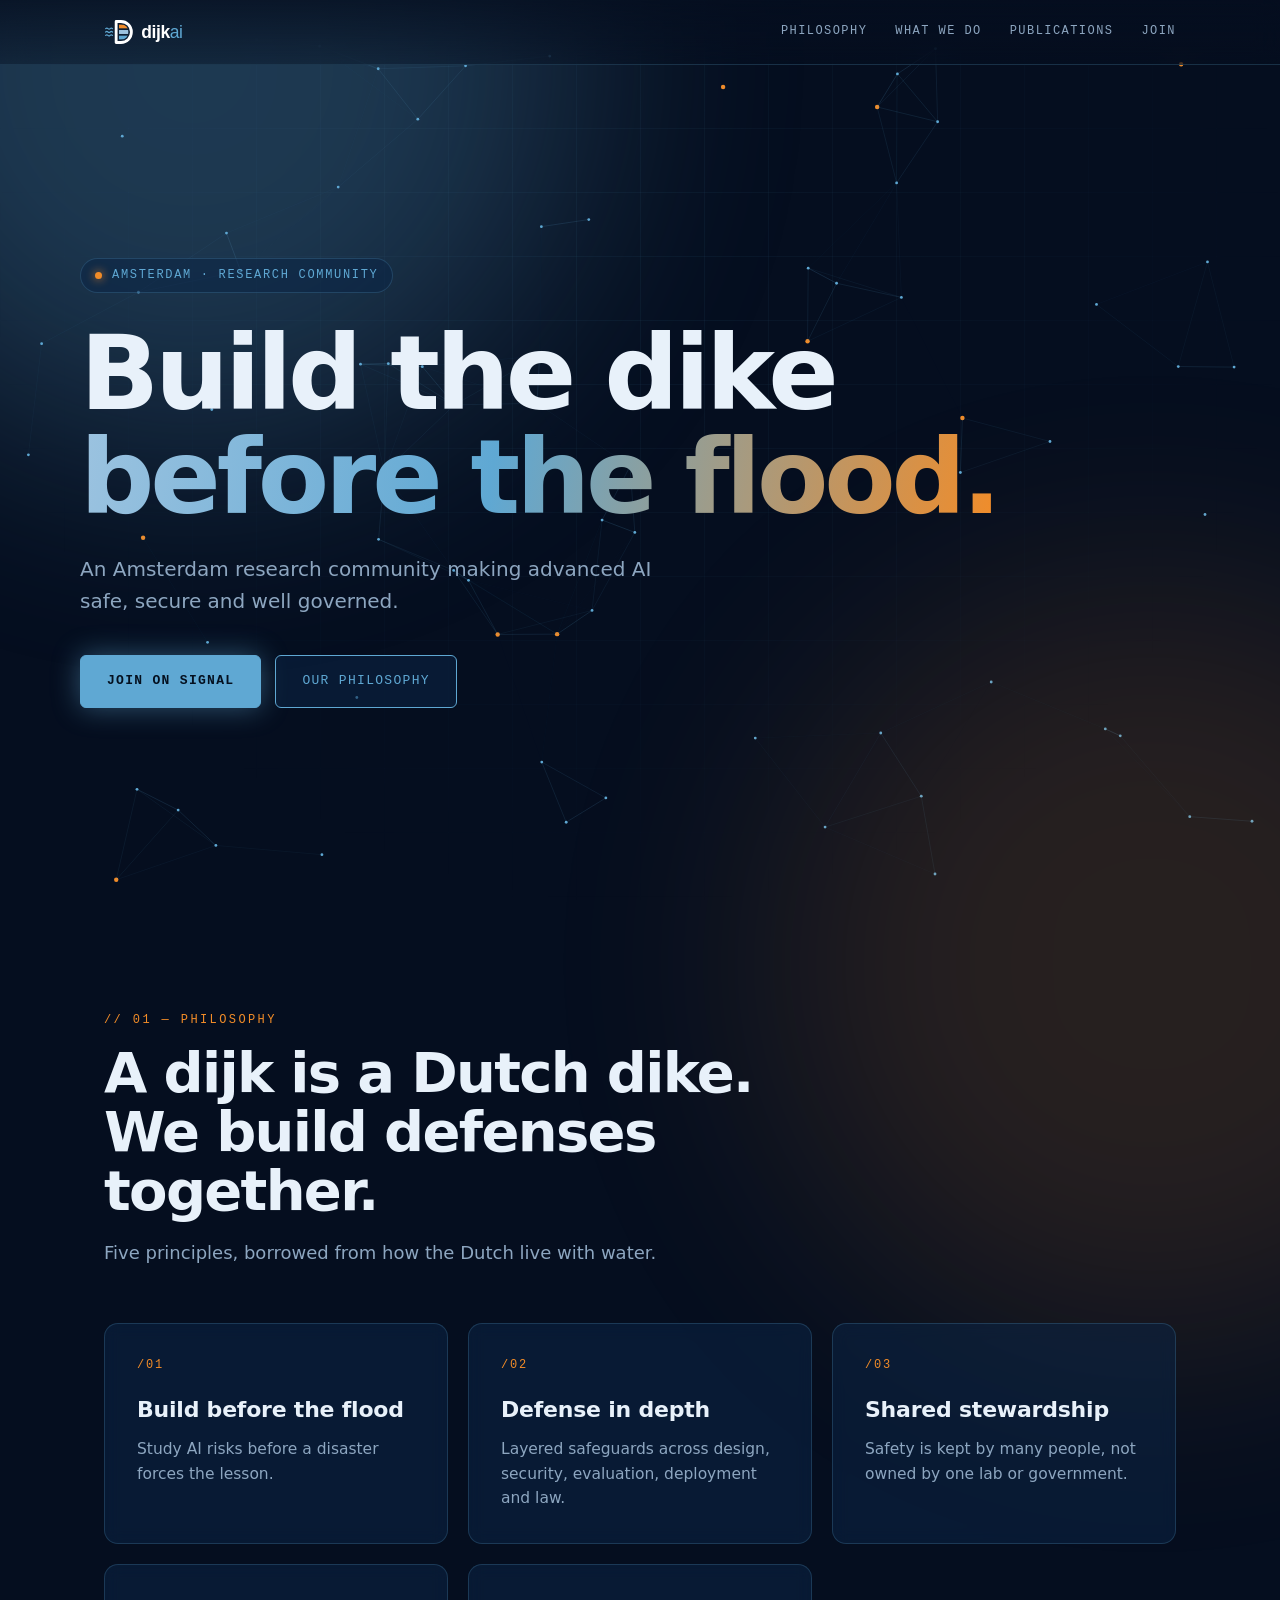
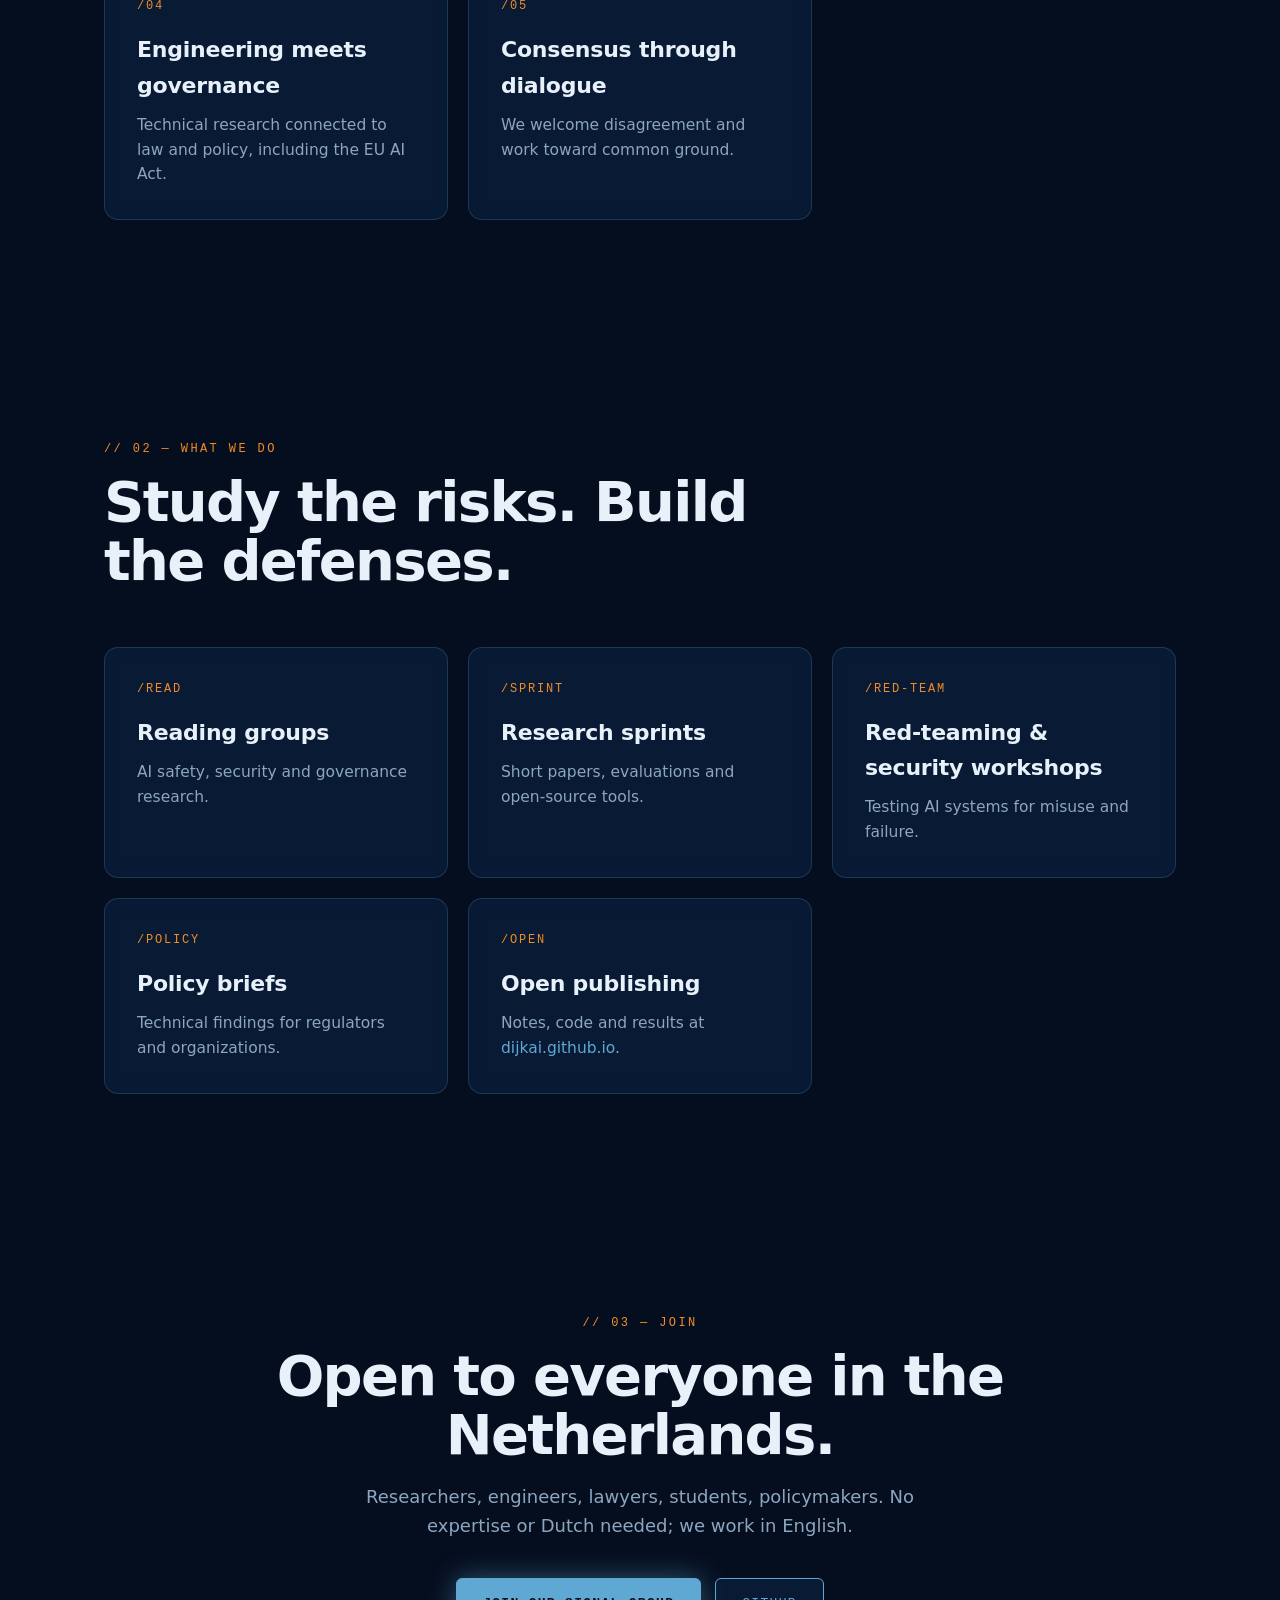
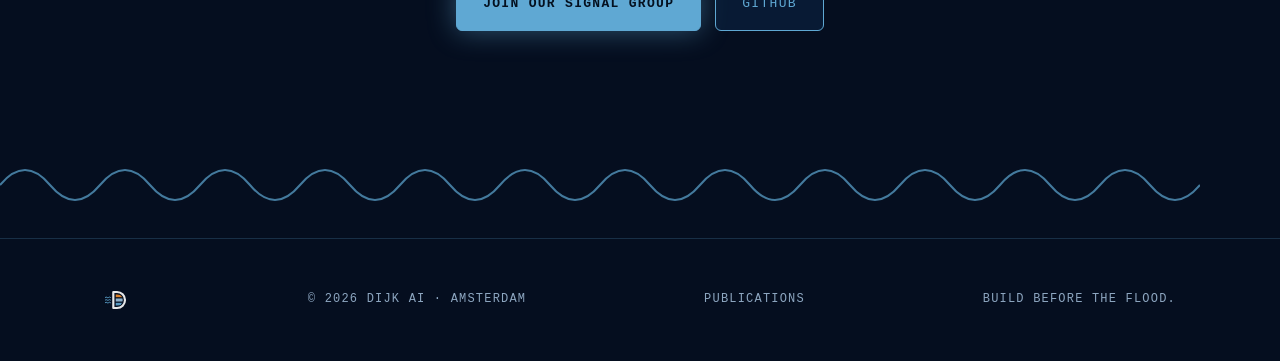
<file: index.html>
<!doctype html>
<html lang="en">
<head>
<meta charset="utf-8">
<meta name="viewport" content="width=device-width, initial-scale=1">
<title>dijkai — AI safety community, Amsterdam</title>
<meta name="description" content="Dijk AI is an Amsterdam-based research community making advanced AI safe, secure and well governed.">
<meta name="theme-color" content="#050E1F">
<link rel="icon" href="assets/favicon.ico">
<link rel="stylesheet" href="assets/style.css">
</head>
<body>
<canvas id="net" aria-hidden="true"></canvas>
<div class="grid"></div><div class="glow a"></div><div class="glow b"></div>

<header>
  <div class="wrap"><nav>
    <a href="#top" aria-label="dijkai home"><img src="assets/dijkai-logo-d-dark.svg" alt="dijkai"></a>
    <ul><li><a href="#philosophy">Philosophy</a></li><li><a href="#do">What we do</a></li><li><a href="publications.html">Publications</a></li><li><a href="#join">Join</a></li></ul>
  </nav></div>
</header>

<main id="top">
  <div class="wrap hero">
    <div>
      <span class="tag"><i class="dot"></i> Amsterdam · Research community</span>
      <h1>Build the dike<br><span class="g">before the flood.</span></h1>
      <p class="lead">An Amsterdam research community making advanced AI safe, secure and well governed.</p>
      <div class="cta">
        <a class="btn p" href="https://signal.group/#CjQKIAaecCToTzwMfxDDh-TfAbTLFdaPkOCjRC9LMuZn4zvzEhC6xU5ui7pOBZY4VML5RjUW">Join on Signal</a>
        <a class="btn s" href="#philosophy">Our philosophy</a>
      </div>
    </div>
  </div>

  <section id="philosophy"><div class="wrap">
    <div class="rv"><div class="eyebrow">// 01 — Philosophy</div>
    <h2>A dijk is a Dutch dike. We build defenses together.</h2>
    <p class="sub">Five principles, borrowed from how the Dutch live with water.</p></div>
    <div class="cards">
      <article class="card rv"><div class="n">/01</div><h3>Build before the flood</h3><p>Study AI risks before a disaster forces the lesson.</p></article>
      <article class="card rv"><div class="n">/02</div><h3>Defense in depth</h3><p>Layered safeguards across design, security, evaluation, deployment and law.</p></article>
      <article class="card rv"><div class="n">/03</div><h3>Shared stewardship</h3><p>Safety is kept by many people, not owned by one lab or government.</p></article>
      <article class="card rv"><div class="n">/04</div><h3>Engineering meets governance</h3><p>Technical research connected to law and policy, including the EU AI Act.</p></article>
      <article class="card rv"><div class="n">/05</div><h3>Consensus through dialogue</h3><p>We welcome disagreement and work toward common ground.</p></article>
    </div>
  </div></section>

  <section id="do"><div class="wrap">
    <div class="rv"><div class="eyebrow">// 02 — What we do</div>
    <h2>Study the risks. Build the defenses.</h2></div>
    <div class="cards">
      <article class="card rv"><div class="n">/READ</div><h3>Reading groups</h3><p>AI safety, security and governance research.</p></article>
      <article class="card rv"><div class="n">/SPRINT</div><h3>Research sprints</h3><p>Short papers, evaluations and open-source tools.</p></article>
      <article class="card rv"><div class="n">/RED-TEAM</div><h3>Red-teaming &amp; security workshops</h3><p>Testing AI systems for misuse and failure.</p></article>
      <article class="card rv"><div class="n">/POLICY</div><h3>Policy briefs</h3><p>Technical findings for regulators and organizations.</p></article>
      <article class="card rv"><div class="n">/OPEN</div><h3>Open publishing</h3><p>Notes, code and results at <a href="http://dijkai.github.io/" style="color:var(--sea)">dijkai.github.io</a>.</p></article>
    </div>
  </div></section>

  <section id="join"><div class="wrap rv" style="text-align:center">
    <div class="eyebrow">// 03 — Join</div>
    <h2 style="margin-inline:auto">Open to everyone in the Netherlands.</h2>
    <p class="sub" style="margin:0 auto">Researchers, engineers, lawyers, students, policymakers. No expertise or Dutch needed; we work in English.</p>
    <div class="cta" style="justify-content:center"><a class="btn p" href="https://signal.group/#CjQKIAaecCToTzwMfxDDh-TfAbTLFdaPkOCjRC9LMuZn4zvzEhC6xU5ui7pOBZY4VML5RjUW">Join our Signal group</a><a class="btn s" href="https://github.com/dijkai">GitHub</a></div>
  </div></section>
</main>

<svg class="wave" viewBox="0 0 1200 90" preserveAspectRatio="none" aria-hidden="true"><path fill="none" stroke="#5FA8D3" stroke-width="2" d="M0 45 q25 -30 50 0 t50 0 t50 0 t50 0 t50 0 t50 0 t50 0 t50 0 t50 0 t50 0 t50 0 t50 0 t50 0 t50 0 t50 0 t50 0 t50 0 t50 0 t50 0 t50 0 t50 0 t50 0 t50 0 t50 0"/></svg>
<footer><div class="wrap"><img src="assets/dijkai-mark-d-dark.svg" alt="dijkai"><span>© 2026 Dijk AI · Amsterdam</span><a href="publications.html">Publications</a><span>Build before the flood.</span></div></footer>

<script src="assets/site.js"></script>
</body>
</html>
</file>
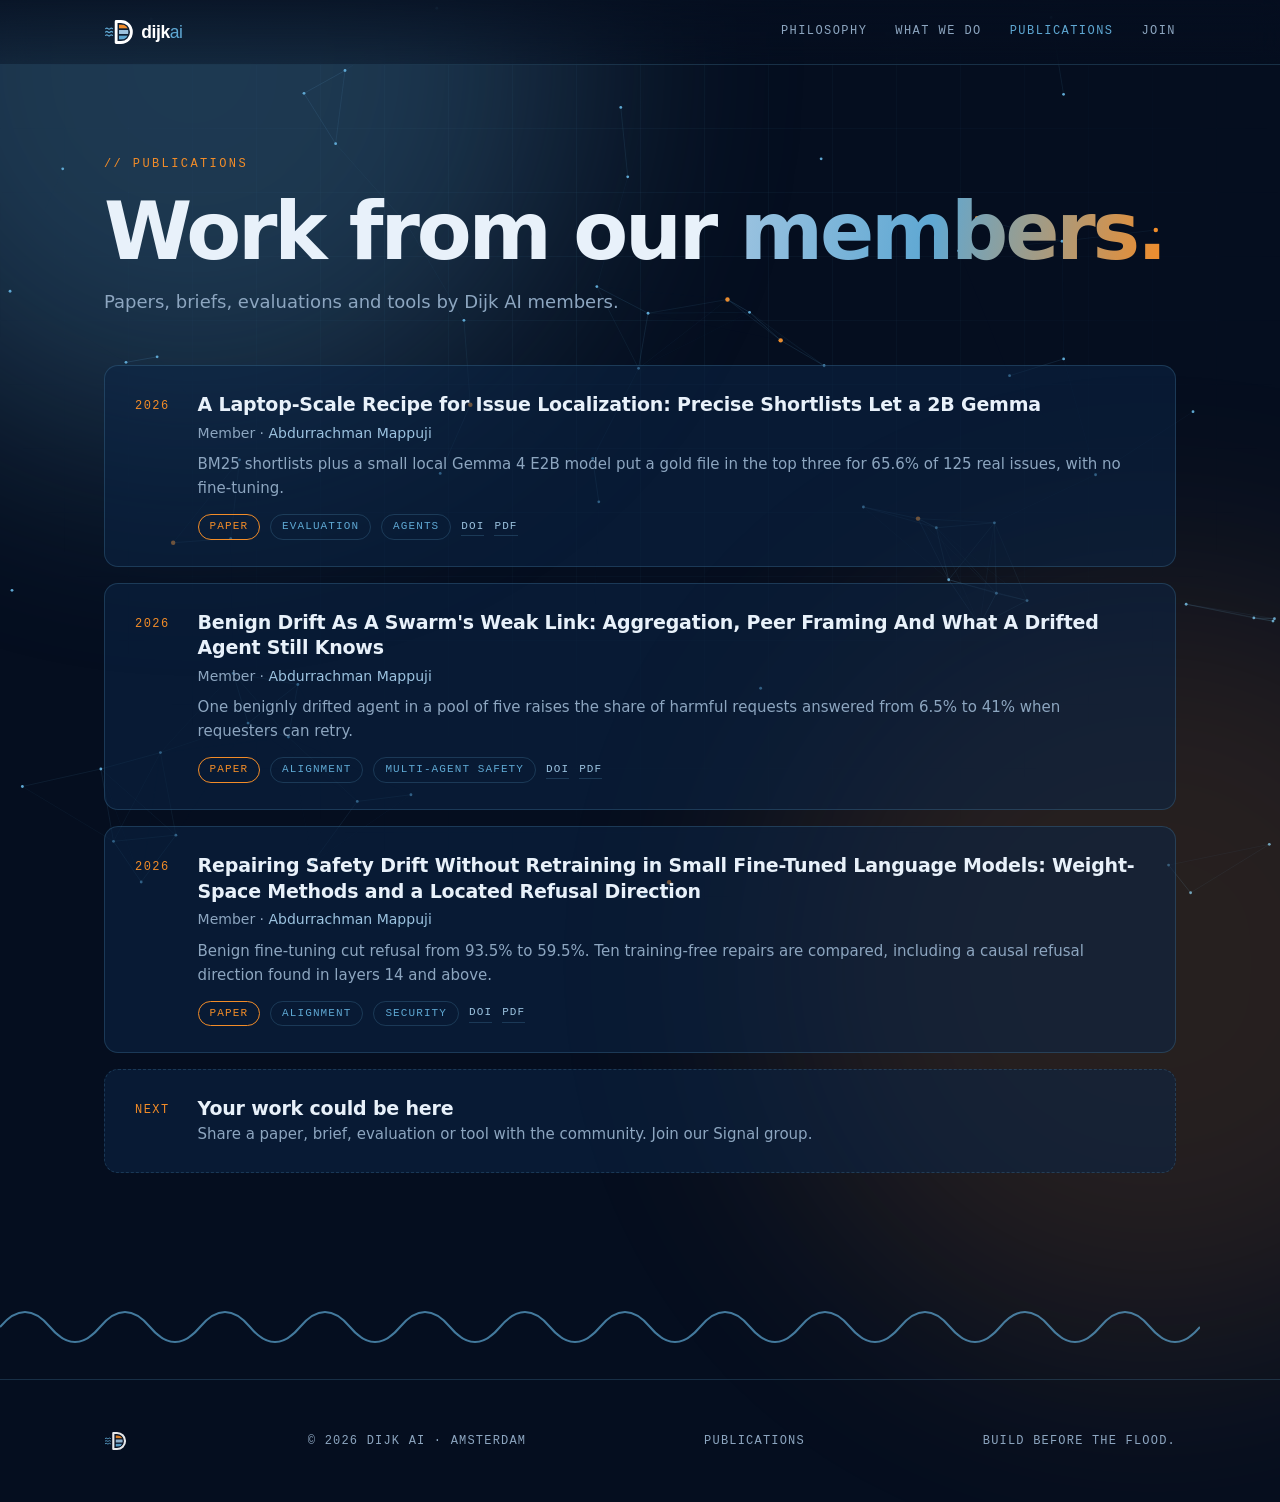
<file: publications.html>
<!doctype html>
<html lang="en">
<head>
<meta charset="utf-8">
<meta name="viewport" content="width=device-width, initial-scale=1">
<title>Publications — dijkai</title>
<meta name="description" content="Dijk AI is an Amsterdam-based research community making advanced AI safe, secure and well governed.">
<meta name="theme-color" content="#050E1F">
<link rel="icon" href="assets/favicon.ico">
<link rel="stylesheet" href="assets/style.css">
</head>
<body>
<canvas id="net" aria-hidden="true"></canvas>
<div class="grid"></div><div class="glow a"></div><div class="glow b"></div>

<header>
  <div class="wrap"><nav>
    <a href="index.html" aria-label="dijkai home"><img src="assets/dijkai-logo-d-dark.svg" alt="dijkai"></a>
    <ul><li><a href="index.html#philosophy">Philosophy</a></li><li><a href="index.html#do">What we do</a></li><li><a href="publications.html" style="color:var(--sea)">Publications</a></li><li><a href="index.html#join">Join</a></li></ul>
  </nav></div>
</header>

<main>
  <section style="padding-top:90px"><div class="wrap">
    <div class="eyebrow">// Publications</div>
    <h1 style="font-size:clamp(40px,7vw,80px);margin:18px 0 16px">Work from our <span class="g">members.</span></h1>
    <p class="sub">Papers, briefs, evaluations and tools by Dijk AI members.</p>
    <div class="pubs" id="pubs-list"></div>
  </div></section>
</main>

<svg class="wave" viewBox="0 0 1200 90" preserveAspectRatio="none" aria-hidden="true"><path fill="none" stroke="#5FA8D3" stroke-width="2" d="M0 45 q25 -30 50 0 t50 0 t50 0 t50 0 t50 0 t50 0 t50 0 t50 0 t50 0 t50 0 t50 0 t50 0 t50 0 t50 0 t50 0 t50 0 t50 0 t50 0 t50 0 t50 0 t50 0 t50 0 t50 0 t50 0"/></svg>
<footer><div class="wrap"><img src="assets/dijkai-mark-d-dark.svg" alt="dijkai"><span>© 2026 Dijk AI · Amsterdam</span><a href="publications.html">Publications</a><span>Build before the flood.</span></div></footer>

<script src="assets/site.js"></script>
<script>
// publications
// To add a publication, append an object to this list.
const PUBS=[
  {
    "title": "A Laptop-Scale Recipe for Issue Localization: Precise Shortlists Let a 2B Gemma",
    "authors": [
      {
        "name": "Abdurrachman Mappuji",
        "url": "https://orcid.org/0000-0002-3704-829X"
      }
    ],
    "date": "2026-11-12",
    "type": "Paper",
    "tags": [
      "Evaluation",
      "Agents"
    ],
    "summary": "BM25 shortlists plus a small local Gemma 4 E2B model put a gold file in the top three for 65.6% of 125 real issues, with no fine-tuning.",
    "doi": "10.5281/zenodo.24174958",
    "pdf": "https://zenodo.org/records/24174958/files/main.pdf"
  },
  {
    "title": "Benign Drift As A Swarm's Weak Link: Aggregation, Peer Framing And What A Drifted Agent Still Knows",
    "authors": [
      {
        "name": "Abdurrachman Mappuji",
        "url": "https://orcid.org/0000-0002-3704-829X"
      }
    ],
    "date": "2026-11-08",
    "type": "Paper",
    "tags": [
      "Alignment",
      "Multi-agent safety"
    ],
    "summary": "One benignly drifted agent in a pool of five raises the share of harmful requests answered from 6.5% to 41% when requesters can retry.",
    "doi": "10.5281/zenodo.24057173",
    "pdf": "https://zenodo.org/records/24057173/files/main_apart.pdf"
  },
  {
    "title": "Repairing Safety Drift Without Retraining in Small Fine-Tuned Language Models: Weight-Space Methods and a Located Refusal Direction",
    "authors": [
      {
        "name": "Abdurrachman Mappuji",
        "url": "https://orcid.org/0000-0002-3704-829X"
      }
    ],
    "date": "2026-11-07",
    "type": "Paper",
    "tags": [
      "Alignment",
      "Security"
    ],
    "summary": "Benign fine-tuning cut refusal from 93.5% to 59.5%. Ten training-free repairs are compared, including a causal refusal direction found in layers 14 and above.",
    "doi": "10.5281/zenodo.24040671",
    "pdf": "https://zenodo.org/records/24040671/files/main.pdf"
  }
];
(list=>{
  const el=document.getElementById('pubs-list'),esc=t=>String(t).replace(/[&<>"]/g,c=>({'&':'&amp;','<':'&lt;','>':'&gt;','"':'&quot;'}[c]));
  el.innerHTML=list.sort((a,b)=>b.date.localeCompare(a.date)).map(p=>{
    const d=p.date.slice(0,4);
    const by=p.authors.map(a=>a.url?`<a href="${esc(a.url)}">${esc(a.name)}</a>`:esc(a.name)).join(', ');
    const links=[p.doi&&`<a href="https://doi.org/${esc(p.doi)}">DOI</a>`,p.pdf&&`<a href="${esc(p.pdf)}">PDF</a>`,p.code&&`<a href="${esc(p.code)}">Code</a>`].filter(Boolean).join('');
    return `<article class="pub rv in"><div class="when">${d}</div><div><h3>${esc(p.title)}</h3><div class="by">Member · ${by}</div><p>${esc(p.summary)}</p>
      <div class="meta"><span class="chip t">${esc(p.type)}</span>${(p.tags||[]).map(t=>`<span class="chip">${esc(t)}</span>`).join('')}${links}</div></div></article>`}).join('')+`<a class="pub rv in" href="https://signal.group/#CjQKIAaecCToTzwMfxDDh-TfAbTLFdaPkOCjRC9LMuZn4zvzEhC6xU5ui7pOBZY4VML5RjUW" style="border-style:dashed"><div class="when">Next</div><div><h3>Your work could be here</h3><p>Share a paper, brief, evaluation or tool with the community. Join our Signal group.</p></div></a>`;
})(PUBS);
</script>
</body>
</html>
</file>
<file: assets/style.css>
:root{
    --bg:#050E1F; --bg2:#0B2545; --ink:#E8F1FA; --mute:#8DA6C0;
    --sea:#5FA8D3; --foam:#9CC3E0; --amber:#F28C28;
    --line:rgba(95,168,211,.22); --glass:rgba(11,37,69,.55);
    --mono:ui-monospace,SFMono-Regular,Menlo,Consolas,monospace;
    --sans:Inter,system-ui,-apple-system,"Segoe UI",Roboto,sans-serif;
  }
  *{box-sizing:border-box;margin:0;padding:0}
  html{scroll-behavior:smooth}
  body{background:var(--bg);color:var(--ink);font-family:var(--sans);line-height:1.6;overflow-x:hidden;-webkit-font-smoothing:antialiased}
  a{color:inherit;text-decoration:none}
  #net{position:fixed;inset:0;width:100%;height:100%;z-index:0}
  .grid{position:fixed;inset:0;z-index:0;pointer-events:none;
    background-image:linear-gradient(var(--line) 1px,transparent 1px),linear-gradient(90deg,var(--line) 1px,transparent 1px);
    background-size:64px 64px;opacity:.28;
    mask-image:radial-gradient(ellipse at 50% 30%,#000 10%,transparent 75%);
    -webkit-mask-image:radial-gradient(ellipse at 50% 30%,#000 10%,transparent 75%)}
  .glow{position:fixed;z-index:0;width:60vw;height:60vw;border-radius:50%;filter:blur(120px);opacity:.28;pointer-events:none}
  .glow.a{background:var(--sea);top:-25vw;left:-15vw}
  .glow.b{background:var(--amber);bottom:-35vw;right:-20vw;opacity:.14}
  main,header,footer{position:relative;z-index:1}
  .wrap{max-width:1120px;margin:0 auto;padding:0 24px}

  header{position:sticky;top:0;z-index:5;backdrop-filter:blur(14px);-webkit-backdrop-filter:blur(14px);
    background:linear-gradient(#050E1Fcc,#050E1F66);border-bottom:1px solid var(--line)}
  nav{display:flex;align-items:center;justify-content:space-between;height:64px}
  nav img{height:34px;display:block}
  nav ul{display:flex;gap:28px;list-style:none;font-family:var(--mono);font-size:12px;letter-spacing:.12em;text-transform:uppercase;color:var(--mute)}
  nav ul a:hover{color:var(--sea)}
  @media(max-width:640px){nav ul{display:none}}

  .hero{min-height:calc(100vh - 64px);display:flex;align-items:center;padding:80px 0}
  .tag{display:inline-flex;align-items:center;gap:10px;font-family:var(--mono);font-size:12px;letter-spacing:.14em;text-transform:uppercase;
    color:var(--sea);border:1px solid var(--line);background:var(--glass);padding:7px 14px;border-radius:99px}
  .dot{width:7px;height:7px;border-radius:50%;background:var(--amber);box-shadow:0 0 10px var(--amber);animation:pulse 2s infinite}
  @keyframes pulse{50%{opacity:.3}}
  h1{font-size:clamp(44px,8.5vw,104px);line-height:1;letter-spacing:-.04em;font-weight:800;margin:28px 0 24px}
  h1 .g{background:linear-gradient(100deg,var(--foam),var(--sea) 45%,var(--amber));-webkit-background-clip:text;background-clip:text;color:transparent}
  .lead{max-width:600px;color:var(--mute);font-size:clamp(17px,2vw,20px)}
  .cta{display:flex;gap:14px;margin-top:38px;flex-wrap:wrap}
  .btn{font-family:var(--mono);font-size:13px;letter-spacing:.1em;text-transform:uppercase;padding:15px 26px;border-radius:6px;border:1px solid var(--sea);
    transition:.25s;position:relative}
  .btn.p{background:var(--sea);color:#04101f;font-weight:700;box-shadow:0 0 28px rgba(95,168,211,.45)}
  .btn.p:hover{background:var(--foam);box-shadow:0 0 44px rgba(156,195,224,.7);transform:translateY(-2px)}
  .btn.s{color:var(--sea);background:var(--glass)}
  .btn.s:hover{border-color:var(--amber);color:var(--amber)}

  .stats{display:grid;grid-template-columns:repeat(auto-fit,minmax(170px,1fr));gap:1px;margin-top:72px;background:var(--line);border:1px solid var(--line);border-radius:10px;overflow:hidden}
  .stat{background:var(--bg);padding:22px 24px}
  .stat b{display:block;font-family:var(--mono);font-size:28px;font-weight:600;color:var(--ink)}
  .stat span{font-family:var(--mono);font-size:11px;letter-spacing:.12em;text-transform:uppercase;color:var(--mute)}

  section{padding:110px 0}
  .eyebrow{font-family:var(--mono);font-size:12px;letter-spacing:.2em;text-transform:uppercase;color:var(--amber)}
  h2{font-size:clamp(32px,5vw,56px);letter-spacing:-.03em;line-height:1.05;margin:14px 0 18px;max-width:760px}
  .sub{color:var(--mute);max-width:620px;font-size:18px}

  .cards{display:grid;grid-template-columns:repeat(auto-fit,minmax(280px,1fr));gap:20px;margin-top:56px}
  .card{position:relative;background:var(--glass);border:1px solid var(--line);border-radius:14px;padding:32px;overflow:hidden;
    backdrop-filter:blur(8px);-webkit-backdrop-filter:blur(8px);transition:.35s}
  .card::before{content:"";position:absolute;inset:0;background:radial-gradient(400px circle at var(--mx,50%) var(--my,0%),rgba(95,168,211,.18),transparent 60%);opacity:0;transition:.35s}
  .card:hover{border-color:var(--sea);transform:translateY(-4px)}
  .card:hover::before{opacity:1}
  .card .n{font-family:var(--mono);font-size:12px;color:var(--amber);letter-spacing:.15em}
  .card h3{font-size:22px;margin:16px 0 10px;letter-spacing:-.01em}
  .card p{color:var(--mute);font-size:15.5px;position:relative}

  .layers{display:grid;grid-template-columns:1fr 1fr;gap:56px;align-items:center}
  @media(max-width:860px){.layers{grid-template-columns:1fr}}
  .stack{display:flex;flex-direction:column;gap:12px;perspective:900px}
  .layer{font-family:var(--mono);font-size:13px;letter-spacing:.1em;text-transform:uppercase;padding:22px 26px;border-radius:8px;
    border:1px solid var(--line);display:flex;justify-content:space-between;align-items:center;
    transform:rotateX(18deg) translateZ(0);transform-origin:center bottom;transition:.4s;background:var(--glass)}
  .layer:hover{transform:rotateX(0) translateX(10px)}
  .layer i{font-style:normal;color:var(--mute);font-size:11px}
  .layer.l1{border-color:var(--amber);color:var(--amber);box-shadow:inset 0 0 30px rgba(242,140,40,.12)}
  .layer.l2{border-color:var(--foam);color:var(--foam)}
  .layer.l3{border-color:var(--sea);color:var(--sea)}
  .layer.l5{border-color:var(--sea);color:var(--foam);opacity:.85}
  .layer.l4{color:var(--mute);border-style:dashed}

  .term{background:#030a16;border:1px solid var(--line);border-radius:12px;overflow:hidden;font-family:var(--mono);font-size:14px;box-shadow:0 30px 80px rgba(0,0,0,.5)}
  .bar{display:flex;gap:7px;padding:13px 16px;border-bottom:1px solid var(--line);background:rgba(11,37,69,.5)}
  .bar span{width:10px;height:10px;border-radius:50%;background:var(--line)}
  .bar span:first-child{background:var(--amber)}
  .term pre{padding:22px;color:var(--foam);overflow-x:auto;line-height:1.8}
  .term .c{color:#55708c}.term .o{color:var(--amber)}.term .s{color:var(--sea)}
  .caret{display:inline-block;width:8px;height:15px;background:var(--sea);vertical-align:-2px;animation:blink 1s steps(1) infinite}
  @keyframes blink{50%{opacity:0}}

  .pubs{display:grid;gap:16px;margin-top:48px}
  .pub{display:grid;grid-template-columns:auto 1fr;gap:6px 28px;background:var(--glass);border:1px solid var(--line);border-radius:14px;padding:26px 30px;transition:.3s}
  .pub:hover{border-color:var(--sea);transform:translateY(-3px)}
  .pub .when{font-family:var(--mono);font-size:12px;color:var(--amber);letter-spacing:.12em;text-transform:uppercase;padding-top:5px;white-space:nowrap}
  .pub h3{font-size:19px;line-height:1.35;letter-spacing:-.01em}
  .pub .by{font-size:14px;color:var(--mute);margin:4px 0 8px}
  .pub .by a{color:var(--foam)} .pub .by a:hover{color:var(--sea)}
  .pub p{color:var(--mute);font-size:15px}
  .meta{display:flex;gap:10px;flex-wrap:wrap;align-items:center;margin-top:14px;font-family:var(--mono);font-size:11px;letter-spacing:.1em;text-transform:uppercase}
  .meta .chip{border:1px solid var(--line);border-radius:99px;padding:3px 11px;color:var(--sea)}
  .meta .chip.t{border-color:var(--amber);color:var(--amber)}
  .meta a{color:var(--foam);border-bottom:1px solid var(--line)} .meta a:hover{color:var(--amber);border-color:var(--amber)}
  @media(max-width:640px){.pub{grid-template-columns:1fr}}
  .wave{height:90px;margin-top:-1px;opacity:.7}
  footer{border-top:1px solid var(--line);padding:48px 0;color:var(--mute);font-family:var(--mono);font-size:12px;letter-spacing:.1em;text-transform:uppercase}
  footer .wrap{display:flex;justify-content:space-between;gap:20px;flex-wrap:wrap;align-items:center}
  footer img{height:26px;opacity:.9}

  .rv{opacity:0;transform:translateY(24px);transition:opacity .8s,transform .8s}
  .rv.in{opacity:1;transform:none}
  @media(prefers-reduced-motion:reduce){*{animation:none!important;transition:none!important}.rv{opacity:1;transform:none}html{scroll-behavior:auto}}
</file>
